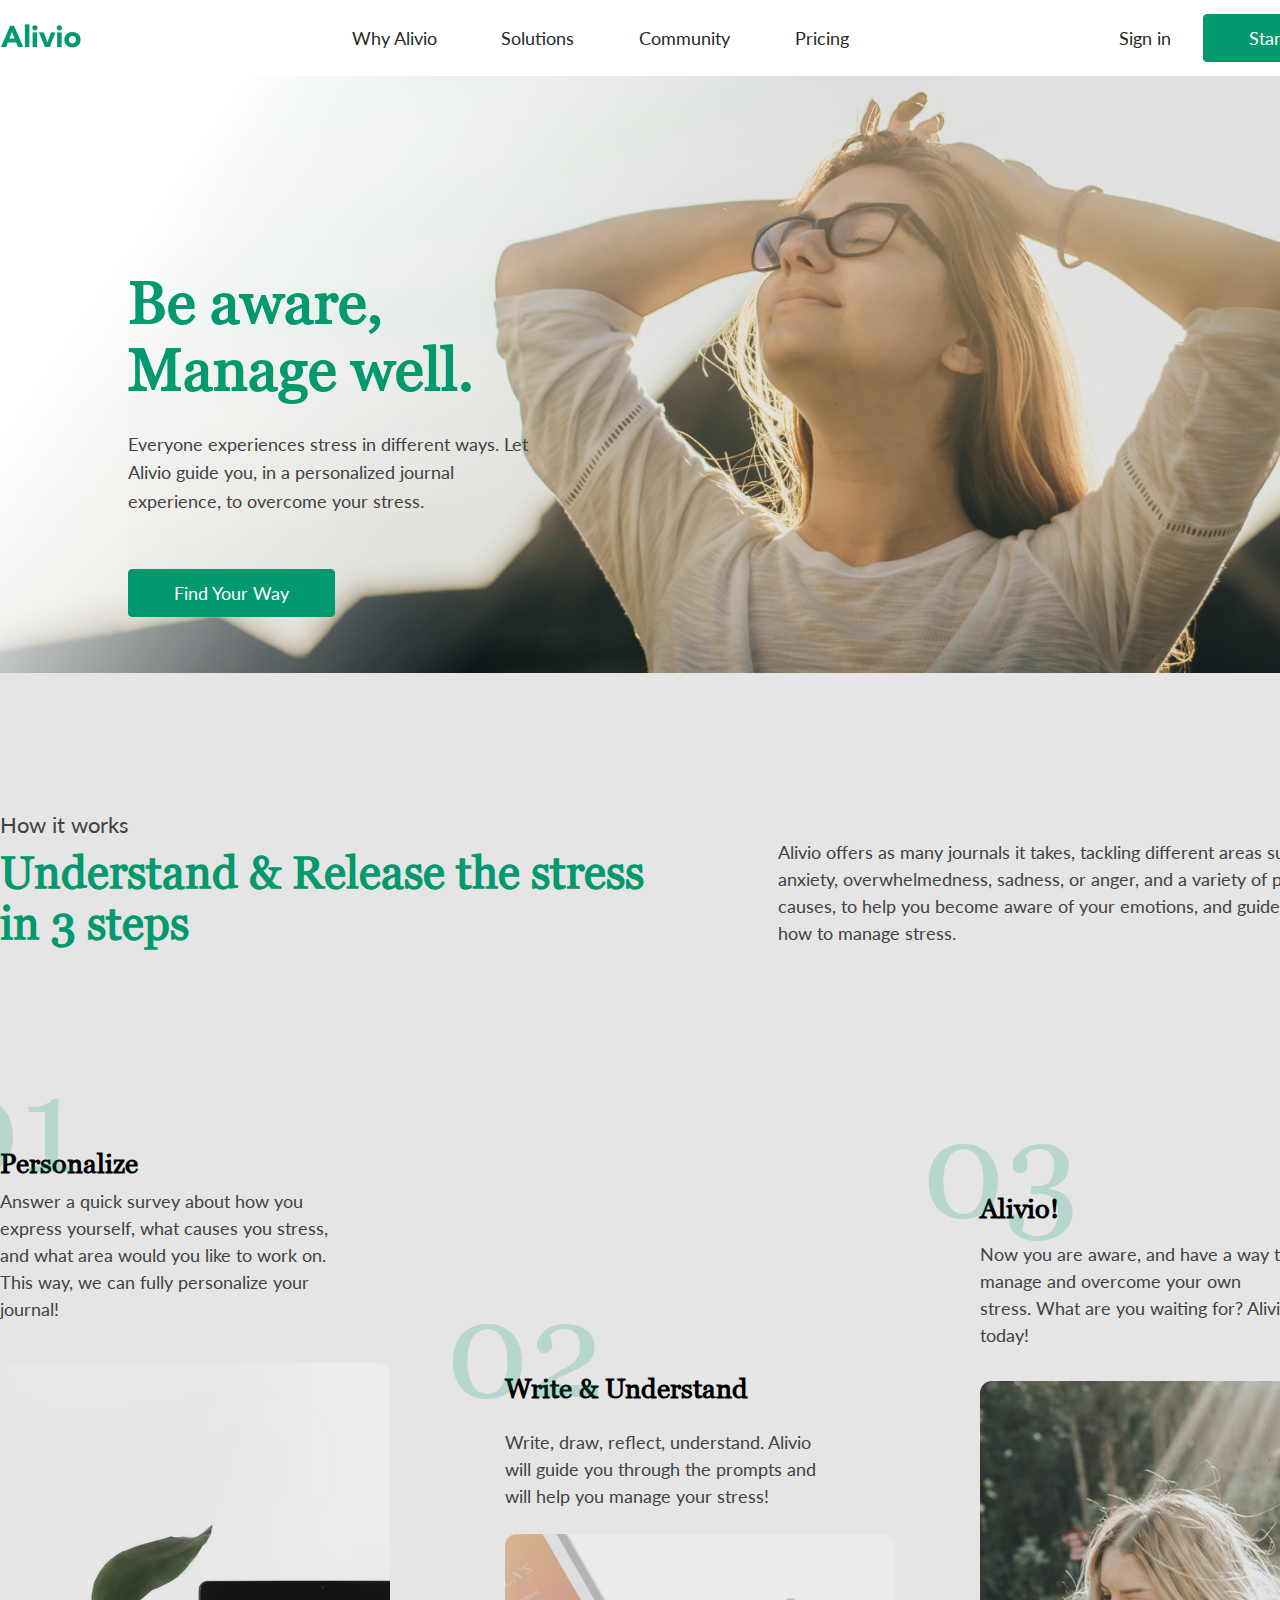
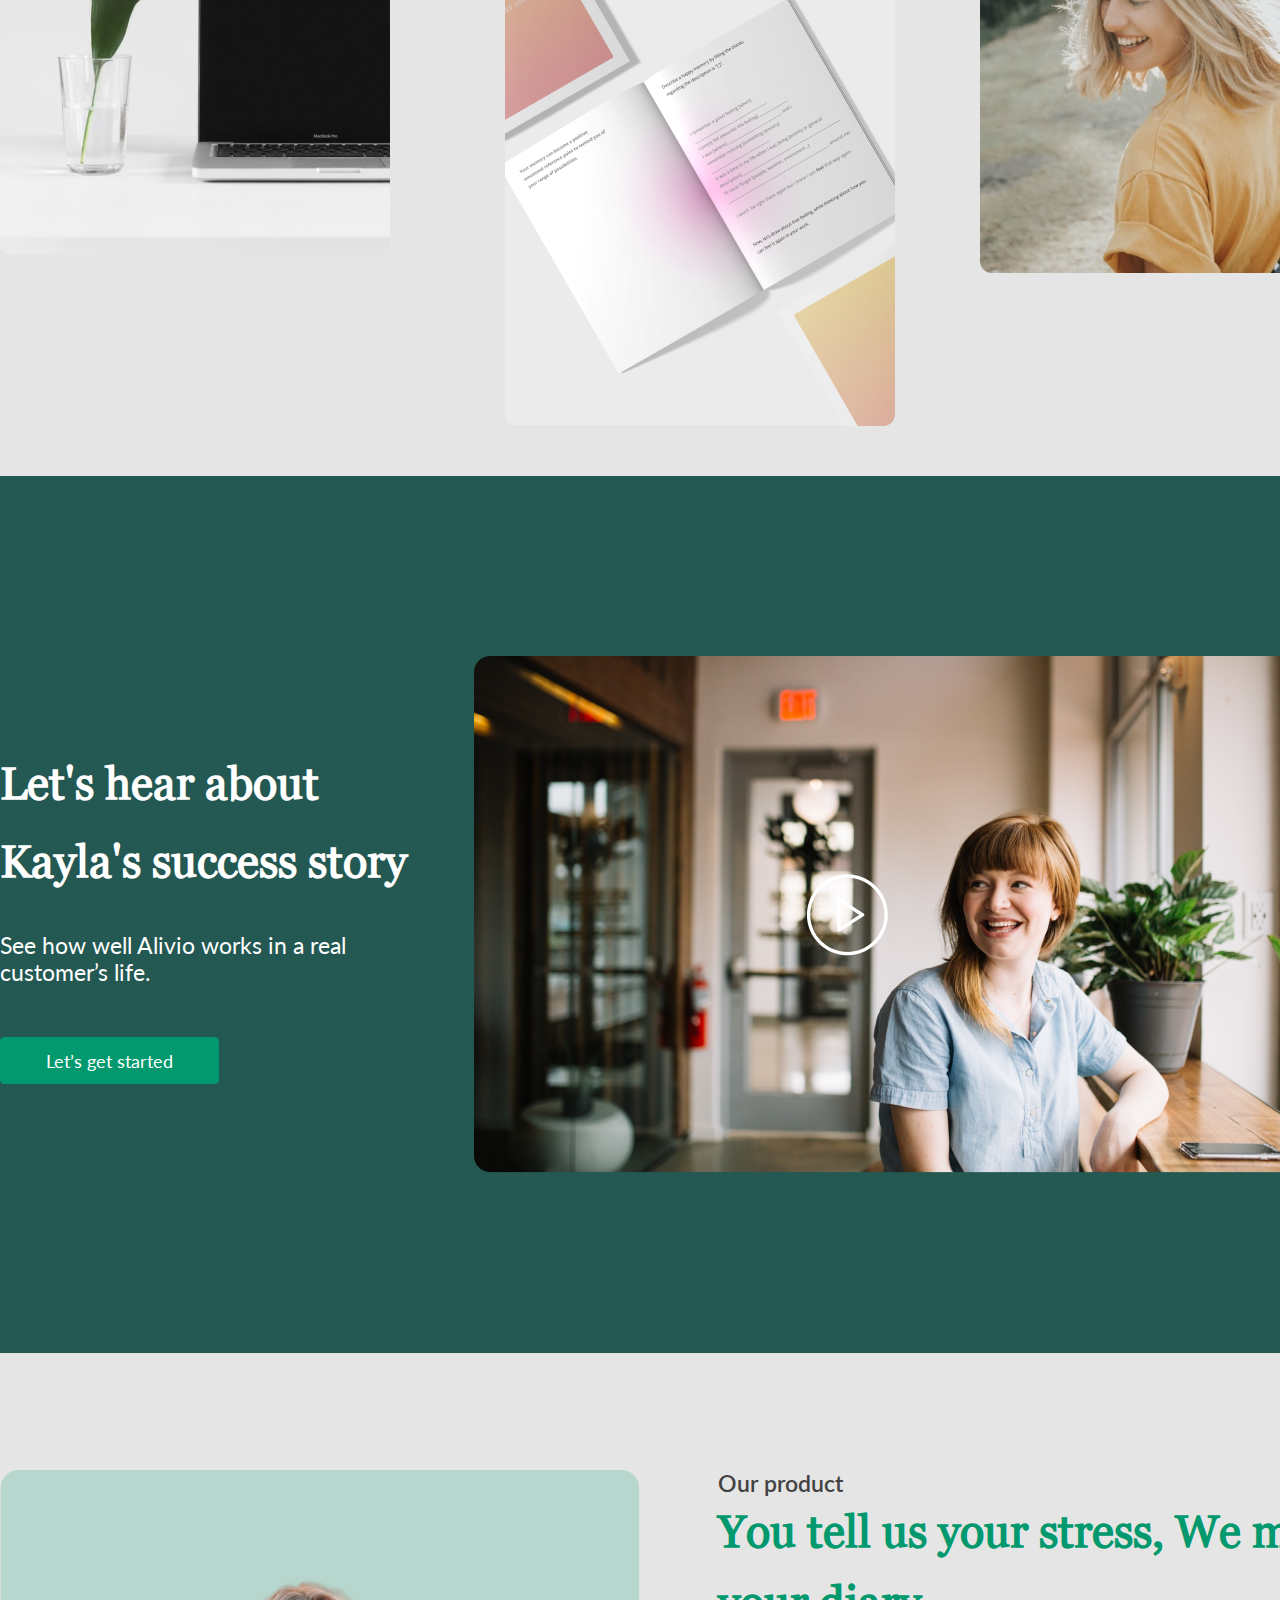
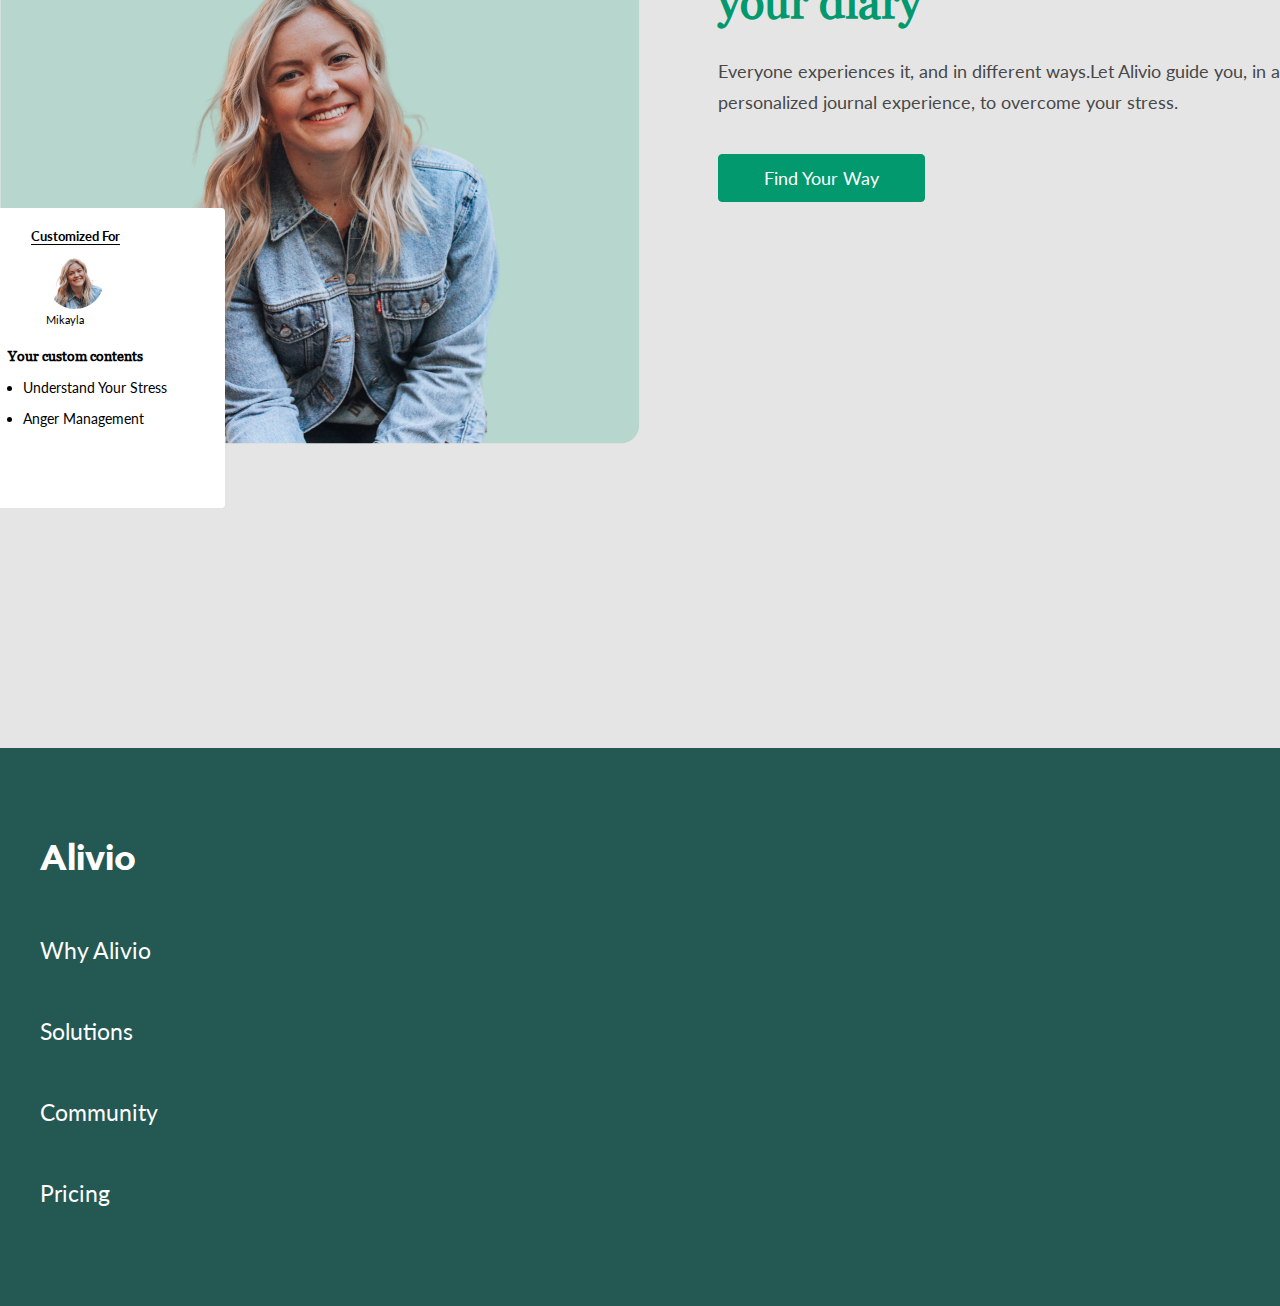
<file: Project3/index.html>
<!DOCTYPE html>
<html lang="en">
<head>
    <meta charset="UTF-8">
    <meta http-equiv="X-UA-Compatible" content="IE=edge">
    <meta name="viewport" content="width=device-width, initial-scale=1.0">
    <title>Alivio</title>
    <link rel="preconnect" href="https://fonts.googleapis.com">
    <link rel="preconnect" href="https://fonts.gstatic.com" crossorigin>
    <link href="https://fonts.googleapis.com/css2?family=Lato:wght@400;700&display=swap" rel="stylesheet">
    <link rel="stylesheet" href="style.css">
</head>
<body>
    <div class="header">
        <div class="wrapper">
            <div class="top-header">
                <a href="#" class="top-header__logo"><img src="images/Logo.png" alt="Logo"></a>
                <ul class="top-header__navbar">
                    <li class="top-header__item"><a href="#" class="top-header__link">Why Alivio</a></li>
                    <li class="top-header__item"><a href="#" class="top-header__link">Solutions</a></li>
                    <li class="top-header__item"><a href="#" class="top-header__link">Community</a></li>
                    <li class="top-header__item"><a href="#" class="top-header__link">Pricing</a></li>
                </ul>
                <div class="top-header__buttons">
                    <ul>
                        <li class="top-header__item btn-item"><a href="#" class="top-header__link">Sign in</a></li>
                        <li class="btn"><a href="#" class="btn-link">Start Trial</a></li>
                    </ul>
                </div>
            </div>
        </div>
    </div>
    <div class="experience">
        <img src="images/BG.png" alt="bg" class="experience__bg">
        <div class="experience__block">
            <h1 class="experience__title">Be aware, Manage well.</h1>
            <p class="experience__text">Everyone experiences stress in different ways. Let Alivio guide you, in a personalized journal experience, to overcome your stress.</p>
            <div class="btn experience__btn">
                <a href="#" class="btn-link">Find Your Way</a>
            </div>
        </div>
    </div>
    <div class="wrapper description_wrapper">
        <p class="description__top-title">How it works</p>
        <div class="description">
            <div class="description-content">
                <h2 class="description-content__title">Understand & Release the stress in 3 steps</h2>
                <p class="description-content__text">Alivio offers as many journals it takes, tackling different areas such as anxiety, overwhelmedness, sadness, or anger, and a variety of personal causes, to help you become aware of your emotions, and guide you in how to manage stress.</p>
            </div>
            <div class="description__cards">
                <div class="card card1">
                    <div class="card__number">01</div>
                    <h2 class="card__title">Personalize</h2>
                    <p class="card__text">Answer a quick survey about how you express yourself, what causes you stress, and what area would you like to work on. This way, we can fully personalize your journal!</p>
                    <img src="images/card1.png" alt="">
                </div>
                <div class="card card2">
                    <div class="card__number">02</div>
                    <h2 class="card__title">Write & Understand</h2>
                    <p class="card__text">Write, draw, reflect, understand. Alivio will guide you through the prompts and will help you manage your stress!</p>
                    <img src="images/card2.png" alt="">
                </div>
                <div class="card card3">
                    <div class="card__number">03</div>
                    <h2 class="card__title">Alivio!</h2>
                    <p class="card__text">Now you are aware, and have a way to manage and overcome your own stress. What are you waiting for? Alivio today!</p>
                    <img src="images/card3.png" alt="">
                </div>
            </div>
        </div>
    </div>
    <div class="top-story">
        <div class="wrapper wrapper-story">
            <div class="story">
                <div class="story__block">
                    <h2 class="story__title">Let's hear about Kayla's success story</h2>
                    <p class="story__text">See how well Alivio works in a real customer’s life. </p>
                    <div class="btn story__btn"><a href="#" class="btn-link">Let’s get started</a></div>
                </div>
                <img src="images/story.png" alt="" class="story__img">
                <img src="images/play-white.png" alt="" class="story__play">
            </div>
        </div>
    </div>
    <div class="wrapper product__wrapper">
        <div class="product">
            <div class="product__images">
                <img src="images/product.png" alt="" class="top-img">
                <div class="product__card">
                    <h3 class="product__card-title">Customized For</h3>
                    <figure class="product__card-avatar">
                        <img src="images/avatar.png" alt="" class="avatar__img">
                        <figcaption class="avatar__description">Mikayla</figcaption>
                    </figure>
                    <p class="product__card-content">Your custom contents</p>
                    <ul class="content__list">
                        <li class="list__item">Understand Your Stress</li>
                        <li class="list__item">Anger Management</li>
                    </ul>
                </div>
            </div>
            <div class="product__content">
                <p class="product__pro-title">Our product</p>
                <h2 class="product__title">You tell us your stress, We make your diary</h2>
                <p class="product__text">Everyone experiences it, and in different ways.Let Alivio guide you, in a personalized journal experience, to overcome your stress.</p>
                <div class="btn product__btn"><a href="#" class="btn-link">Find Your Way</a></div>
            </div>
        </div>
    </div>
    <div class="footer">
        <div class="wrapper footer__wrapper">
            <ul class="footer__list">
                <li class="footer__item"><a href="#" class="footer__link strong_link">Alivio</a></li>
                <li class="footer__item"><a href="#" class="footer__link">Why Alivio</a></li>
                <li class="footer__item"><a href="#" class="footer__link">Solutions</a></li>
                <li class="footer__item"><a href="#" class="footer__link">Community</a></li>
                <li class="footer__item"><a href="#" class="footer__link">Pricing</a></li>
            </ul>
        </div>
    </div>
</body>
</html>
</file>
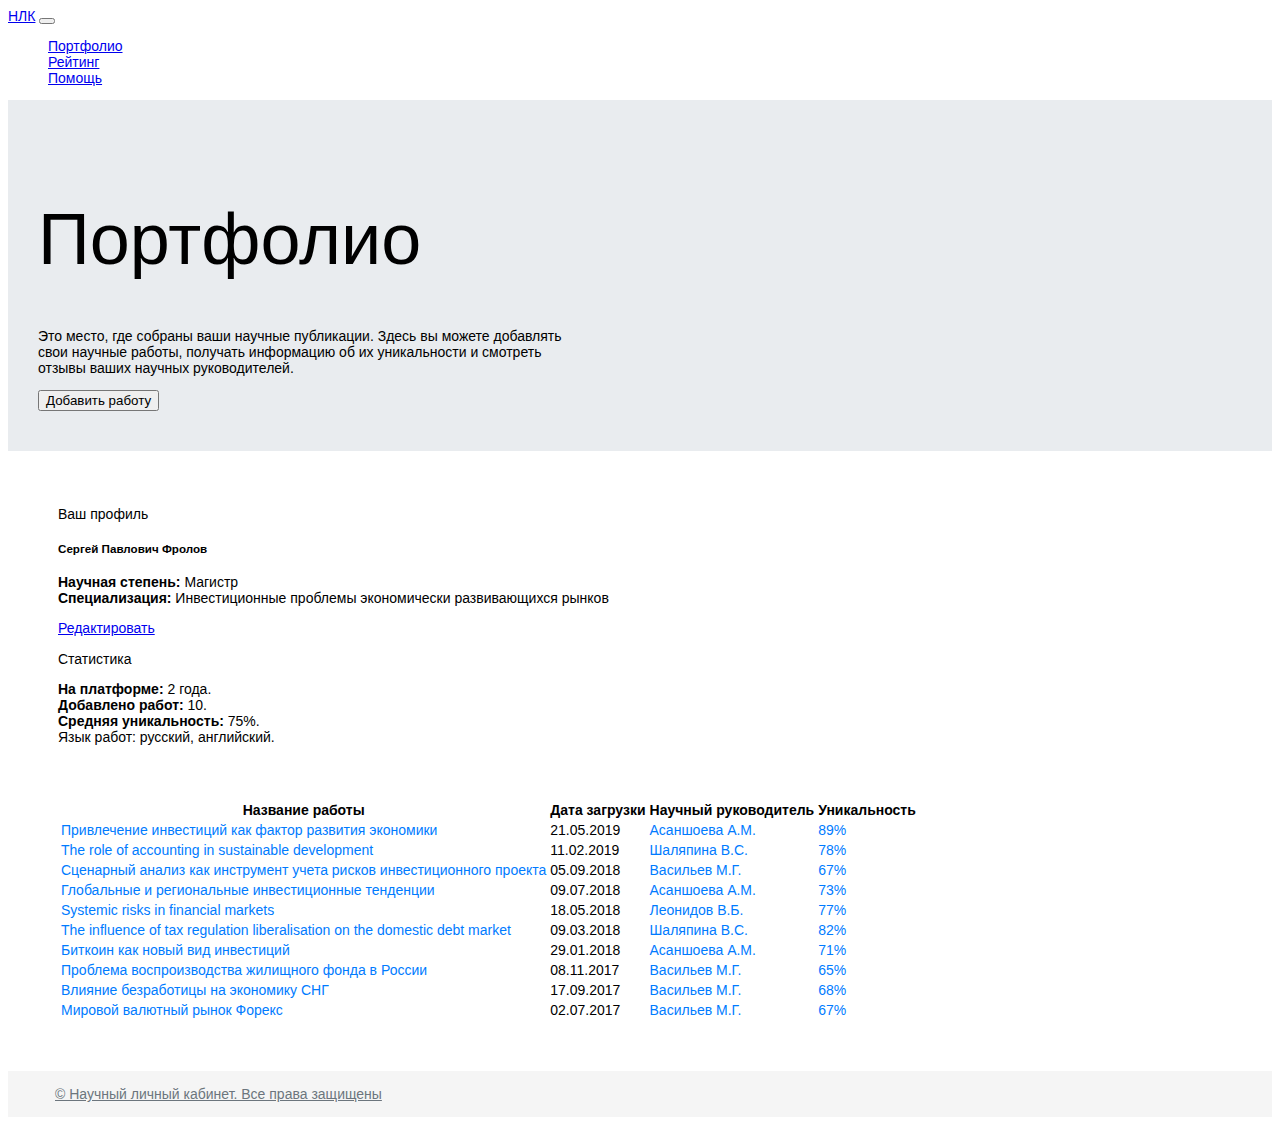
<file: Project_2/index.html>
<!doctype html>
<html lang="en">
  <head>
    <meta charset="utf-8">
    <meta name="viewport" content="width=device-width, initial-scale=1, shrink-to-fit=no">
    <link rel="stylesheet" href="https://cdn.jsdelivr.net/npm/bootstrap@4.1.3/dist/css/bootstrap.min.css" integrity="sha384-MCw98/SFnGE8fJT3GXwEOngsV7Zt27NXFoaoApmYm81iuXoPkFOJwJ8ERdknLPMO" crossorigin="anonymous">
    <link rel="stylesheet" href="style.css">
    <title>Portfolio</title>
  </head>
  <body>
    <header>
        <div>
            <nav class="navbar navbar-expand-lg navbar-dark bg-dark">
                <a class="navbar-brand" href="#">НЛК</a>
                <button class="navbar-toggler" type="button" data-toggle="collapse" data-target="#navbarSupportedContent" aria-controls="navbarSupportedContent" aria-expanded="false" aria-label="Toggle navigation">
                    <span class="navbar-toggler-icon"></span>
                </button>
              
                <div class="collapse navbar-collapse" id="navbarSupportedContent">
                    <ul class="navbar-nav mr-auto">
                        <li class="nav-item"><a class="nav-link" href="#">Портфолио</a></li>
                        <li class="nav-item"><a class="nav-link" href="#">Рейтинг</a></li>
                        <li class="nav-item"><a class="nav-link" href="#">Помощь</a></li>
                    </ul>
                </div>
            </nav>
        </div>
    </header>

    <div class="row portfolio">
        <div class="col-md-12">
            <h1 class="text-port">Портфолио</h1>
            <p>Это место, где собраны ваши научные публикации. Здесь вы можете добавлять <br>
                свои научные работы, получать информацию об их уникальности и смотреть <br>
                отзывы ваших научных руководителей.</p>
            <button type="button" class="btn btn-primary">Добавить работу</button>
        </div>
    </div>
    <div class="grid-posts">
        <div class="row">
            <div class="col-md-4">
                <div class="card one-card">
                    <div class="card-header">
                      Ваш профиль
                    </div>
                    <div class="card-body">
                        <h5 class="card-title">Сергей Павлович Фролов</h5>
                        <p class="card-text"><strong>Научная степень:</strong> Магистр<br>
                        <strong>Специализация:</strong> Инвестиционные проблемы экономически развивающихся рынков
                        </p>
                        <a href="#" class="btn btn-primary">Редактировать</a>
                    </div>
                  </div>
            </div>
            <div class="col-md-4">
                <div class="card two-card">
                    <div class="card-header">
                      Статистика
                    </div>
                    <div class="card-body">
                        <p class="card-text">
                            <strong>На платформе:</strong> 2 года. <br>
                            <strong>Добавлено работ:</strong> 10. <br>
                            <strong>Средняя уникальность:</strong> 75%. <br>
                            <string>Язык работ:</string> русский, английский.
                        </p>
                    </div>
                  </div>
            </div>
        </div>
    </div>
    <div class="grid-posts col-xs-6">
        <div class="table-responsive">
            <table class="table table-bordered my_table">
                <thead>
                <tr>
                    <th scope="col">Название работы</th>
                    <th scope="col">Дата загрузки</th>
                    <th scope="col">Научный руководитель</th>
                    <th scope="col">Уникальность</th>
                </tr>
                </thead>
                <tbody>
                <tr>
                    <td class="blue">Привлечение инвестиций как фактор развития экономики</th>
                    <td>21.05.2019</td>
                    <td class="blue">Асаншоева А.М.</td>
                    <td class="blue">89%</td>
                </tr>
                <tr>
                    <td class="blue">The role of accounting in sustainable development</th>
                    <td>11.02.2019</td>
                    <td class="blue">Шаляпина В.С.</td>
                    <td class="blue">78%</td>
                </tr>
                <tr>
                    <td class="blue">Сценарный анализ как инструмент учета рисков инвестиционного
                        проекта</th>
                    <td>05.09.2018</td>
                    <td class="blue">Васильев М.Г.</td>
                    <td class="blue">67%</td>
                </tr>
                <tr>
                    <td class="blue">Глобальные и региональные инвестиционные тенденции</th>
                    <td>09.07.2018</td>
                    <td class="blue">Асаншоева А.М.</td>
                    <td class="blue">73%</td>
                </tr>
                <tr>
                    <td class="blue">Systemic risks in financial markets</th>
                    <td>18.05.2018</td>
                    <td class="blue">Леонидов В.Б.</td>
                    <td class="blue">77%</td>
                </tr>
                <tr>
                    <td class="blue">The influence of tax regulation liberalisation on the domestic debt market</th>
                    <td>09.03.2018</td>
                    <td class="blue">Шаляпина В.С.</td>
                    <td class="blue">82%</td>
                </tr>
                <tr>
                    <td class="blue">Биткоин как новый вид инвестиций</th>
                    <td>29.01.2018</td>
                    <td class="blue">Асаншоева А.М.</td>
                    <td class="blue">71%</td>
                </tr>
                <tr>
                    <td class="blue">Проблема воспроизводства жилищного фонда в России</th>
                    <td>08.11.2017</td>
                    <td class="blue">Васильев М.Г.</td>
                    <td class="blue">65%</td>
                </tr>
                <tr>
                    <td class="blue">Влияние безработицы на экономику СНГ</th>
                    <td>17.09.2017</td>
                    <td class="blue">Васильев М.Г.</td>
                    <td class="blue">68%</td>
                </tr>
                <tr>
                    <td class="blue">Мировой валютный рынок Форекс</th>
                    <td>02.07.2017</td>
                    <td class="blue">Васильев М.Г.</td>
                    <td class="blue">67%</td>
                </tr>
                </tbody>
            </table>
        </div>
    </div>
    <footer>
        <div class="d-flex justify-content-between">
            <div class="footer-left">
                <a href="#">© Научный личный кабинет. Все права защищены</a>
            </div>
        </div>
    </footer>




    <script src="https://code.jquery.com/jquery-3.3.1.slim.min.js" integrity="sha384-q8i/X+965DzO0rT7abK41JStQIAqVgRVzpbzo5smXKp4YfRvH+8abtTE1Pi6jizo" crossorigin="anonymous"></script>
    <script src="https://cdn.jsdelivr.net/npm/popper.js@1.14.3/dist/umd/popper.min.js" integrity="sha384-ZMP7rVo3mIykV+2+9J3UJ46jBk0WLaUAdn689aCwoqbBJiSnjAK/l8WvCWPIPm49" crossorigin="anonymous"></script>
    <script src="https://cdn.jsdelivr.net/npm/bootstrap@4.1.3/dist/js/bootstrap.min.js" integrity="sha384-ChfqqxuZUCnJSK3+MXmPNIyE6ZbWh2IMqE241rYiqJxyMiZ6OW/JmZQ5stwEULTy" crossorigin="anonymous"></script>
  </body>
</html>
</file>
<file: Project3/style.css>
@font-face {
    font-family: "Georgia";
    src: url(fonts/georgia.ttf);
    font-style: normal;
    font-weight: normal;
}
@font-face {
    font-family: "Avenir";
    src: url(fonts/Avenir-Black.ttf);
    font-style: normal;
    font-weight: normal;
}
* {
    box-sizing: border-box;
    margin: 0;
}
html {
    font-size: 9px;
}
.wrapper {
    width: 1370px;
    margin: 0 auto;
}
ul {
    list-style: none;
}
body {
    background-color: #E5E5E5;
    font-family: "Lato", sans-serif;
    font-size: 2rem;
    color: #424242;
}
h1, h2, h3 {
    color: #01996D;
    font-size: 5rem;
    font-family: "Georgia", sans-serif;

}
.btn {
    display: inline-block;
    background: #01996D;
    border: 1px solid #01996D;
    padding: 1.3rem 5rem;
    border-radius: 4px;
}
.btn-link {
    text-decoration: none;
    font-family: "Lato", sans-serif;
    font-size: 2rem;
    color: #FFFFFF;
}
.header {
    background: #FFFFFF;
}
.top-header, .top-header__buttons > ul, .top-header__navbar {
    display: flex;
    justify-content: space-between;
    align-items: center;
}
.top-header__logo {
    width: 80;
}
.top-header__navbar {
    margin: 3rem 0;
}
.top-header__link {
    font-family: "Lato", sans-serif;
    font-size: 2rem;
    text-decoration: none;
    color: #292929;
}
.top-header__link:hover {
    text-decoration: underline;
}
.top-header__item {
    margin-right: 7.2rem;
}
.top-header__item:last-child {
    margin-right: 0;
}
.btn-item {
    margin-right: 3.5rem;
}
.experience__block {
    width: 440px;
    position: absolute;
    top: 30%;
    left: 10%;
}
.experience__bg {
    width: 100%;
}
.experience__title {
    font-size: 6.5rem;
    line-height: 7.4rem;
    margin-bottom: 3rem;
}
.experience__text {
    display: block;
    width: 420px;
    height: 123px;
    line-height: 3.14rem;
}
.experience__btn {
    display: inline-block;
    margin-top: 1.8rem;
}
.description-content {
    display: flex;
    justify-content: space-between;
    align-items: center;
}
.description__top-title {
    display: block;
    font-size: 2.4rem;
    font-family: "Lato", sans-serif;
    color: #424242;
}
.description-content__title {
    display: block;
    margin-top: 1rem;
    margin-right: 13.6rem;
    width: 150%;
}
.description-content__text {
    display: block;
    font-family: "Lato", sans-serif;
    color: #424242;
    line-height: 3rem;
}
.description_wrapper {
    margin-top: 15rem;
}
.description__cards {
    display: flex;
    justify-content: space-between;
    margin-top: 5rem;
}
.card2 {
    padding-top: 25rem;
}
.card3 {
    padding-top: 5rem;
}
.card__number {
    font-size: 15rem;
    color: rgba(1, 153, 109, 0.2);
    font-family: "Georgia", sans-serif;
    position: relative;
    transform: translateY(35%) translateX(-15%);
}
.card__title {
    color: #000000;
    font-size: 3rem;
}
.card__text {
    display: block;
    font-family: "Lato", sans-serif;
    color: #424242;
    line-height: 3rem;
    margin-top: 5.5rem;
    width: 80%;
    transform: translateY(-30%);
}
.card {
    margin-right: 9.5rem;
}
.card:last-child {
    margin-right: 0;
}
.story {
    display: flex;
    justify-content: space-between;
    align-items: center;
}
.top-story {
    margin-top: 5.1rem;
}
.story__btn {
    display: inline-block;
}
.story__block {
    margin-right: 3.1rem;
    width: 150%;
}
.story__img {
    width: 100%;
}
.story__title {
    font-size: 5rem;
    color: #FFFFFF;
    line-height: 78.5px;
    margin-bottom: 3.3rem;
}
.story__text {
    color: #FFFFFF;
    font-size: 2.5rem;
    margin-bottom: 5.7rem;
}
.top-story {
    background: #245852;
}
.wrapper-story {
    padding: 20rem 0;
}
.story__play {
    position: absolute;
    left: 63%;
}
.product {
    display: flex;
    justify-content: space-between;
    align-items:flex-start;
    margin-top: 13rem;
}
.product__images {
    margin-right: 8.7rem;
}
.product__card-title {
    font-family: "Lato", sans-serif;
    display: inline-block;
    color: #000000;
    font-size: 1.4rem;
    border-bottom: 1px solid #000000;
    margin-bottom: 2.1rem;
    margin-bottom: 0.67rem;
    padding-top: 2.3rem;
}
.avatar__img {
    border-radius: 50%;
}
.avatar__description {
    font-family: "Lato", sans-serif;
    color: #000000;
    font-size: 1.2rem;
}
.product__card {
    background: #FFFFFF;
    display: flex;
    flex-direction: column;
    align-items: center;
    width: 300px;
    height: 300px;
    border-radius: 3.7px;
    position: relative;
    transform: translateY(-80%) translateX(-25%);
    top: 30%;
}
.product__card-content {
    font-size: 1.6rem;
    color: #000000;
    font-family: "Georgia", sans-serif;
    font-weight: 700;
    margin-bottom: 1.6rem;
}
.content__list {
    list-style: disc;
}
.list__item {
    font-size: 1.6rem;
    color: #000000;
    font-family: "Lato", sans-serif;
    margin-bottom: 1.6rem;
}
.product__card-avatar {
    margin-bottom: 2.4rem;
}
.content__list:last-child {
    padding-bottom: 3rem;
}
.product__pro-title {
    font-size: 2.5rem;
    color: #424242;
    font-family: "Lato", sans-serif;
    font-weight: 600;
    mask-position: 1rem;
}
.product__title {
    line-height: 157%;
    margin-bottom: 2rem;
}
.product__text {
    font-size: 2rem;
    color: #484848;
    font-family: "Lato", sans-serif;
    line-height: 31px;
    margin-bottom: 4rem;
}
.product__btn {
    display: inline-block;
}
.footer__link {
    font-size: 2.5rem;
    font-family: "Lato", sans-serif;
    color: #FFFFFF;
    margin-bottom: 6rem;
    text-decoration: none;
}
.footer__item {
    margin-bottom: 6rem;
}
.strong_link {
    font-size: 4rem;
    font-family: "Avenir", sans-serif;
    font-weight: 900;
}
.footer__link:hover {
    text-decoration: underline;
}
.footer {
    background: #245852;
}
.footer__wrapper {
    padding-top: 9.5rem;
    padding-bottom: 5rem;
}
</file>
<file: Project_2/style.css>
body {
    min-width: 320px;
    font-size: 14px;
    font-family: Roboto, sans-serif;
}
header {
    color: #FFFFFF;
}
.portfolio {
    padding-left: 30px;
    padding-top: 50px;
    padding-bottom: 40px;
    background:  #E9ECEF;
}
.text-port {
    font-size: 72px;
    font-style: normal;
    font-weight: 200;
}
.grid-posts {
    padding-top: 40px;
    margin-left: 50px;
}
.blue {
    color:#007BFF;
}
.my_table {
    max-width: 1500px;
    overflow-x: auto;
}
.card {
    margin-right: 15px;
    margin-top: 15px;
}
.footer-left a {
    color:#6C757D;
    padding-left: 2rem;
}
footer {
    background: #F5F5F5;
    padding: 15px 15px;
    margin-top: 50px;
}
</file>
